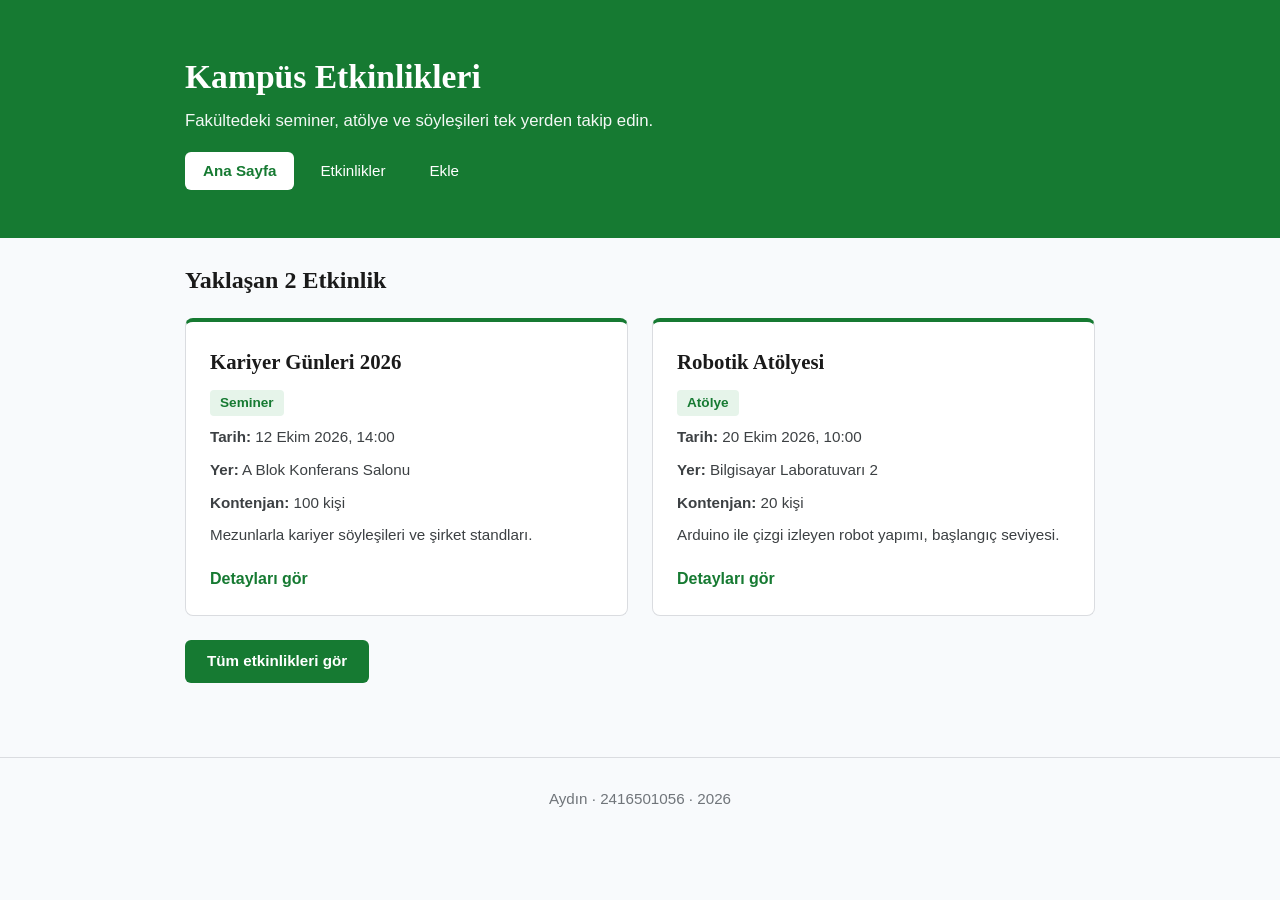
<file: index.html>
<!DOCTYPE html>
<html lang="tr">
<head>
  <meta charset="UTF-8">
  <meta name="viewport" content="width=device-width, initial-scale=1.0">
  <title>Kampüs Etkinlikleri - Ana Sayfa</title>
  <link rel="stylesheet" href="./css/2416501056.css">
  <script type="module" src="./js/event-list.js"></script>
</head>
<body>
  <header class="ust-bilgi">
    <div class="kapsayici">
      <h1>Kampüs Etkinlikleri</h1>
      <p>Fakültedeki seminer, atölye ve söyleşileri tek yerden takip edin.</p>
      <nav class="ana-menu">
        <a href="index.html" class="aktif">Ana Sayfa</a>
        <a href="etkinlikler.html">Etkinlikler</a>
        <a href="etkinlik-ekle.html">Ekle</a>
      </nav>
    </div>
  </header>

  <main class="kapsayici">
    <section>
      <h2>Yaklaşan 2 Etkinlik</h2>
      <section id="etkinlik-listesi" class="etkinlik-listesi" data-limit="2"></section>
      <div style="margin-top: 24px;">
        <a href="etkinlikler.html" class="btn">Tüm etkinlikleri gör</a>
      </div>
    </section>
  </main>

  <footer class="alt-bilgi">
    <p>Aydın · 2416501056 · 2026</p>
  </footer>
</body>
</html>
</file>
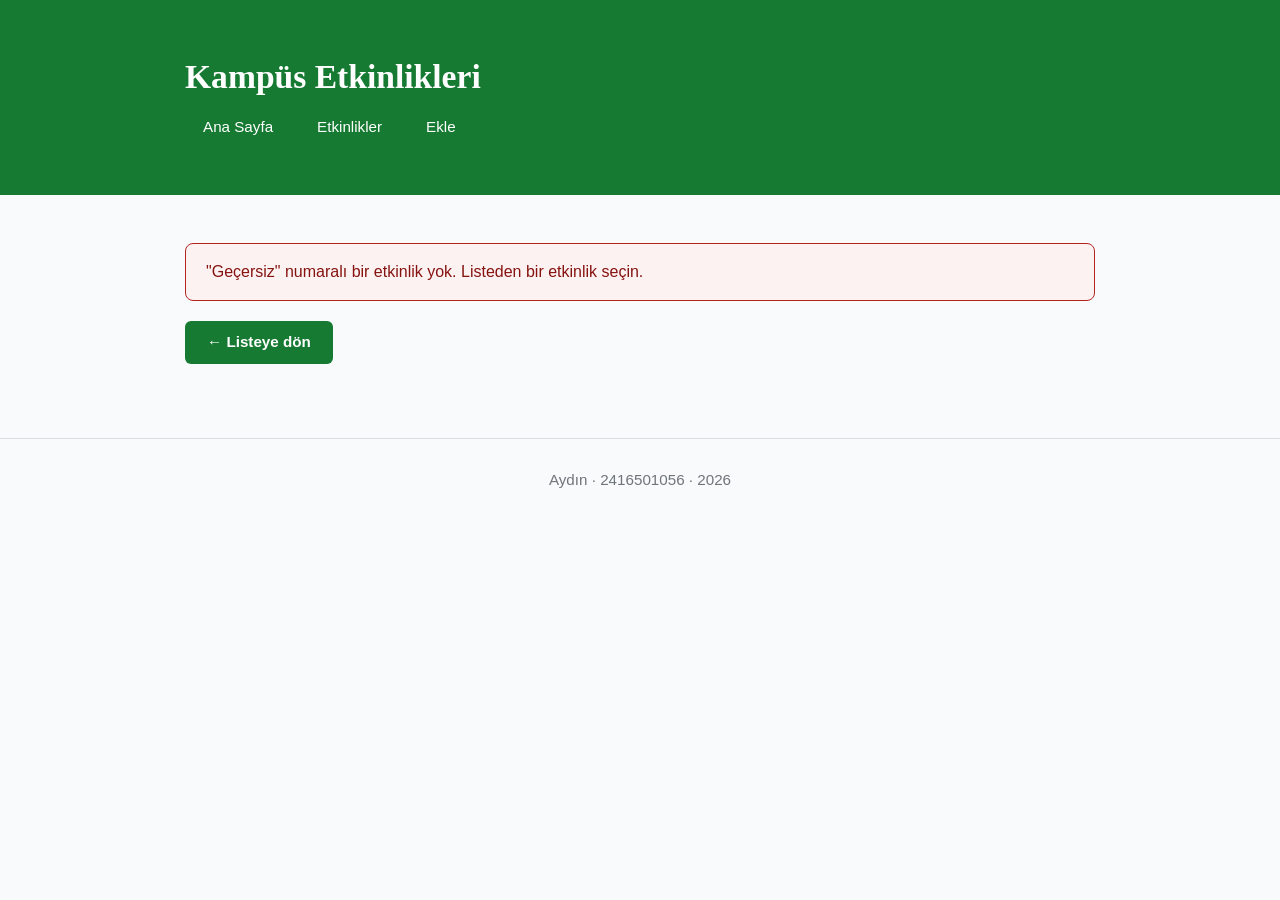
<file: etkinlik-detay.html>
<!DOCTYPE html>
<html lang="tr">
<head>
  <meta charset="UTF-8">
  <meta name="viewport" content="width=device-width, initial-scale=1.0">
  <title>Etkinlik Detayı</title>
  <link rel="stylesheet" href="./css/2416501056.css">
  <script type="module" src="./js/event-detail.js"></script>
</head>
<body>
  <header class="ust-bilgi">
    <div class="kapsayici">
      <h1>Kampüs Etkinlikleri</h1>
      <nav class="ana-menu">
        <a href="index.html">Ana Sayfa</a>
        <a href="etkinlikler.html">Etkinlikler</a>
        <a href="etkinlik-ekle.html">Ekle</a>
      </nav>
    </div>
  </header>

  <main class="kapsayici">
    <div id="detay"></div>
  </main>

  <footer class="alt-bilgi">
    <p>Aydın · 2416501056 · 2026</p>
  </footer>
</body>
</html>
</file>
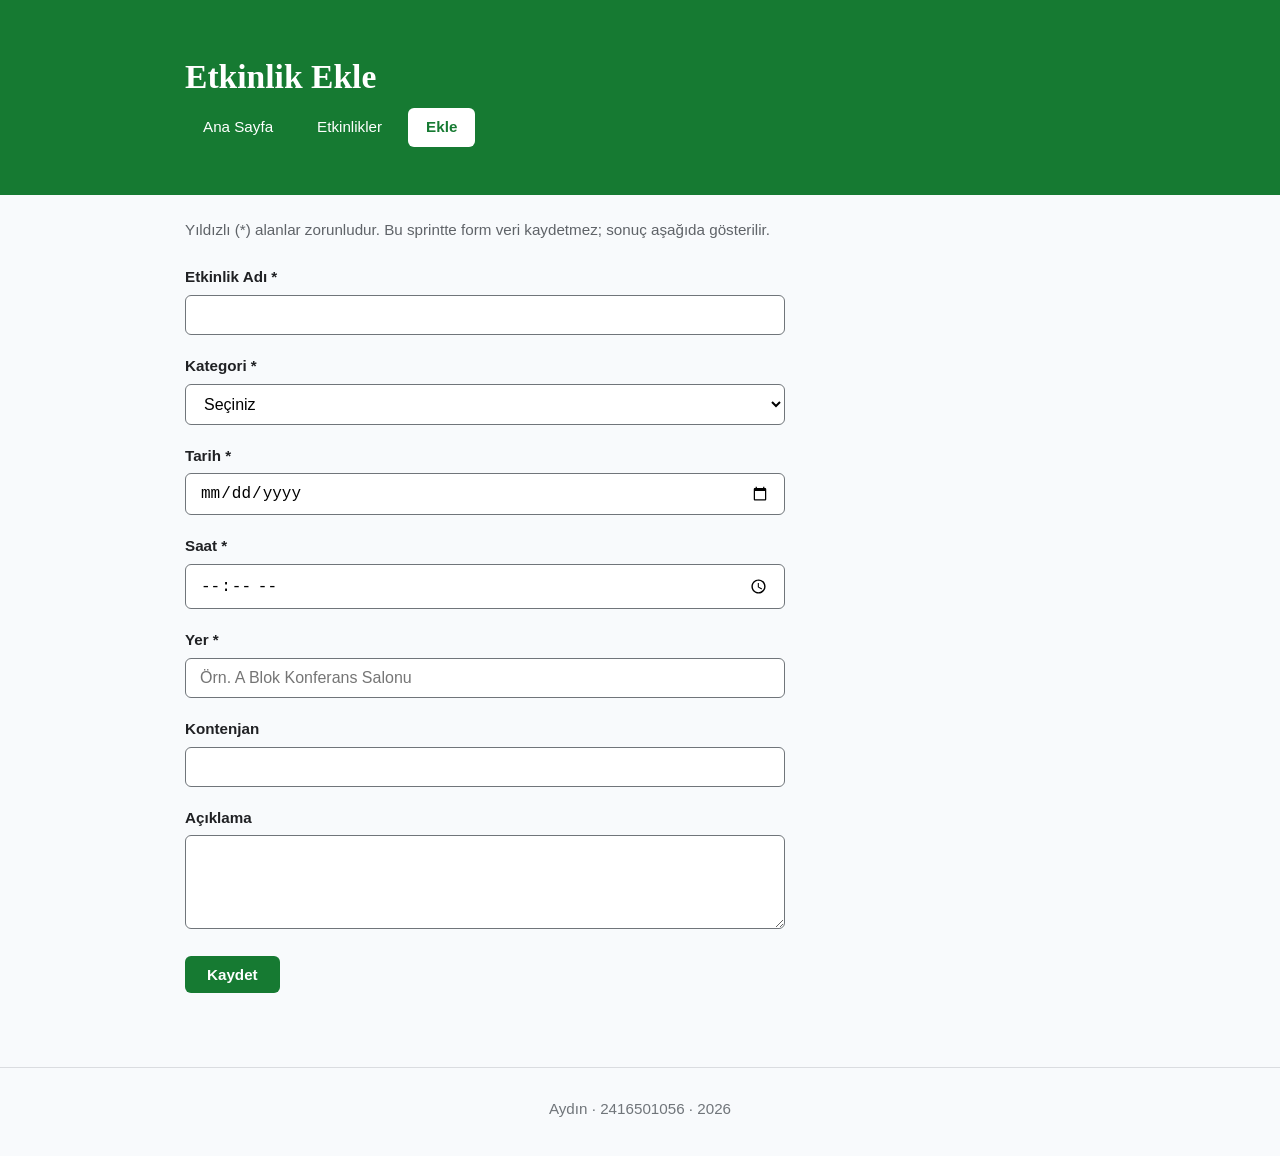
<file: etkinlik-ekle.html>
<!DOCTYPE html>
<html lang="tr">
<head>
  <meta charset="UTF-8">
  <meta name="viewport" content="width=device-width, initial-scale=1.0">
  <title>Etkinlik Ekle</title>
  <link rel="stylesheet" href="./css/2416501056.css">
  <script type="module" src="./js/event-form.js"></script>
</head>
<body>
  <header class="ust-bilgi">
    <div class="kapsayici">
      <h1>Etkinlik Ekle</h1>
      <nav class="ana-menu">
        <a href="index.html">Ana Sayfa</a>
        <a href="etkinlikler.html">Etkinlikler</a>
        <a href="etkinlik-ekle.html" class="aktif">Ekle</a>
      </nav>
    </div>
  </header>

  <main class="kapsayici">
    <p class="form-aciklama">Yıldızlı (*) alanlar zorunludur. Bu sprintte form veri kaydetmez; sonuç aşağıda gösterilir.</p>

    <!-- novalidate çok önemli, html5 uyarılarını kapatır, bizim javascripti çalıştırır -->
    <form id="etkinlik-formu" novalidate class="form-kapsayici">
      <div class="form-grup">
        <label for="ad">Etkinlik Adı *</label>
        <input type="text" id="ad" name="ad">
        <span id="ad-hata" class="hata-metin"></span>
      </div>

      <div class="form-grup">
        <label for="kategori">Kategori *</label>
        <select id="kategori" name="kategori">
          <option value="">Seçiniz</option>
          <option value="Seminer">Seminer</option>
          <option value="Atölye">Atölye</option>
          <option value="Söyleşi">Söyleşi</option>
        </select>
        <span id="kategori-hata" class="hata-metin"></span>
      </div>

      <div class="form-grup">
        <label for="tarih">Tarih *</label>
        <input type="date" id="tarih" name="tarih">
        <span id="tarih-hata" class="hata-metin"></span>
      </div>

      <div class="form-grup">
        <label for="saat">Saat *</label>
        <input type="time" id="saat" name="saat">
        <span id="saat-hata" class="hata-metin"></span>
      </div>

      <div class="form-grup">
        <label for="yer">Yer *</label>
        <input type="text" id="yer" name="yer" placeholder="Örn. A Blok Konferans Salonu">
        <span id="yer-hata" class="hata-metin"></span>
      </div>

      <div class="form-grup">
        <label for="kontenjan">Kontenjan</label>
        <input type="number" id="kontenjan" name="kontenjan" min="1" max="1000">
        <span id="kontenjan-hata" class="hata-metin"></span>
      </div>

      <div class="form-grup">
        <label for="aciklama">Açıklama</label>
        <textarea id="aciklama" name="aciklama" rows="4"></textarea>
      </div>

      <button type="submit" class="btn">Kaydet</button>
    </form>

    <div id="form-mesaj"></div>
  </main>

  <footer class="alt-bilgi">
    <p>Aydın · 2416501056 · 2026</p>
  </footer>
</body>
</html>
</file>
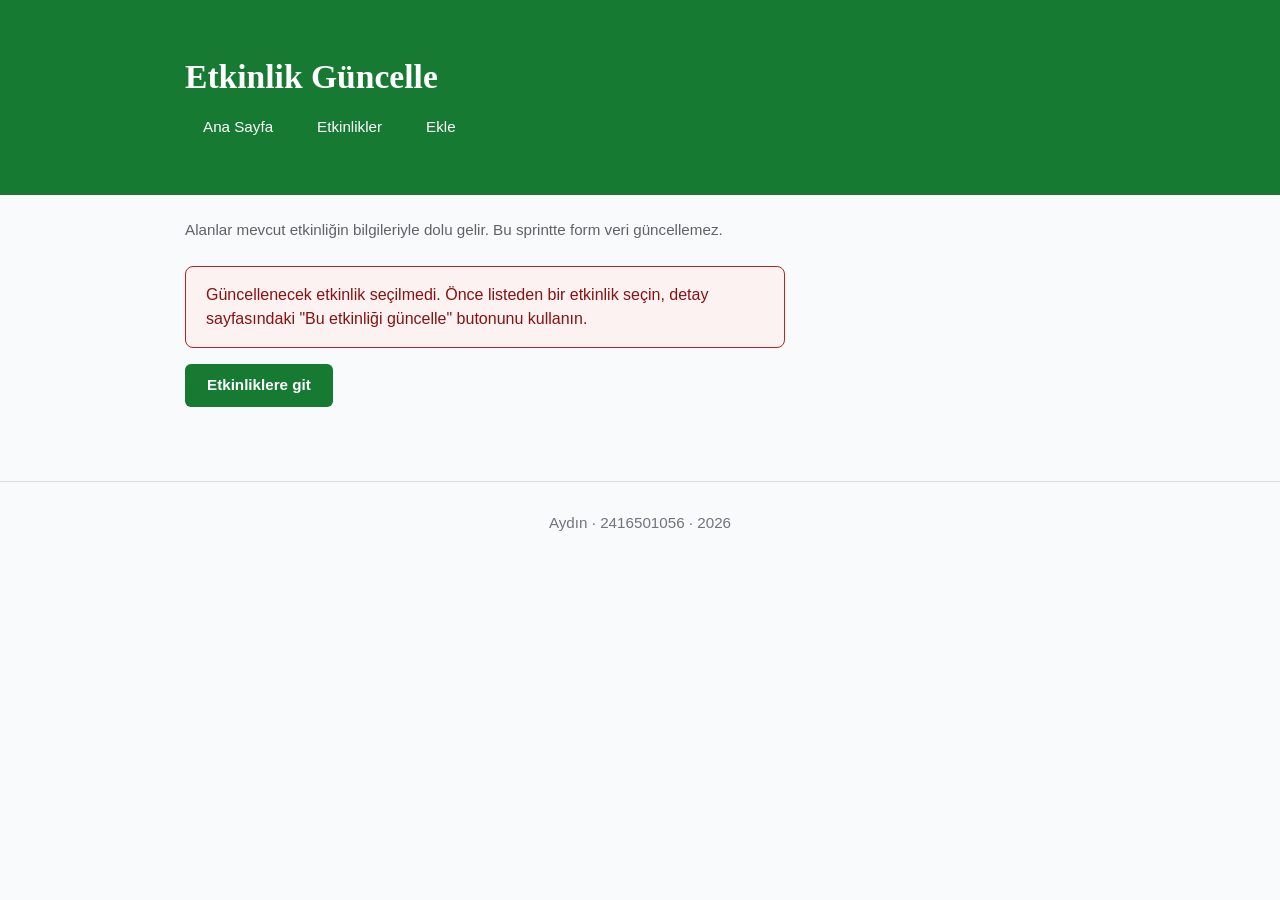
<file: etkinlik-guncelle.html>
<!DOCTYPE html>
<html lang="tr">
<head>
  <meta charset="UTF-8">
  <meta name="viewport" content="width=device-width, initial-scale=1.0">
  <title>Etkinlik Güncelle</title>
  <link rel="stylesheet" href="./css/2416501056.css">
  <script type="module" src="./js/event-form.js"></script>
</head>
<body>
  <header class="ust-bilgi">
    <div class="kapsayici">
      <h1>Etkinlik Güncelle</h1>
      <nav class="ana-menu">
        <a href="index.html">Ana Sayfa</a>
        <a href="etkinlikler.html">Etkinlikler</a>
        <a href="etkinlik-ekle.html">Ekle</a>
      </nav>
    </div>
  </header>

  <main class="kapsayici">
    <p class="form-aciklama">Alanlar mevcut etkinliğin bilgileriyle dolu gelir. Bu sprintte form veri güncellemez.</p>

    <!-- data-mode="guncelle" JS tarafında kontrol ediliyor -->
    <form id="etkinlik-formu" data-mode="guncelle" novalidate class="form-kapsayici">
      <div class="form-grup">
        <label for="ad">Etkinlik Adı *</label>
        <input type="text" id="ad" name="ad">
        <span id="ad-hata" class="hata-metin"></span>
      </div>

      <div class="form-grup">
        <label for="kategori">Kategori *</label>
        <select id="kategori" name="kategori">
          <option value="">Seçiniz</option>
          <option value="Seminer">Seminer</option>
          <option value="Atölye">Atölye</option>
          <option value="Söyleşi">Söyleşi</option>
        </select>
        <span id="kategori-hata" class="hata-metin"></span>
      </div>

      <div class="form-grup">
        <label for="tarih">Tarih *</label>
        <input type="date" id="tarih" name="tarih">
        <span id="tarih-hata" class="hata-metin"></span>
      </div>

      <div class="form-grup">
        <label for="saat">Saat *</label>
        <input type="time" id="saat" name="saat">
        <span id="saat-hata" class="hata-metin"></span>
      </div>

      <div class="form-grup">
        <label for="yer">Yer *</label>
        <input type="text" id="yer" name="yer">
        <span id="yer-hata" class="hata-metin"></span>
      </div>

      <div class="form-grup">
        <label for="kontenjan">Kontenjan</label>
        <input type="number" id="kontenjan" name="kontenjan" min="1" max="1000">
        <span id="kontenjan-hata" class="hata-metin"></span>
      </div>

      <div class="form-grup">
        <label for="aciklama">Açıklama</label>
        <textarea id="aciklama" name="aciklama" rows="4"></textarea>
      </div>

      <button type="submit" class="btn">Kaydet</button>
    </form>

    <div id="form-mesaj"></div>
  </main>

  <footer class="alt-bilgi">
    <p>Aydın · 2416501056 · 2026</p>
  </footer>
</body>
</html>
</file>
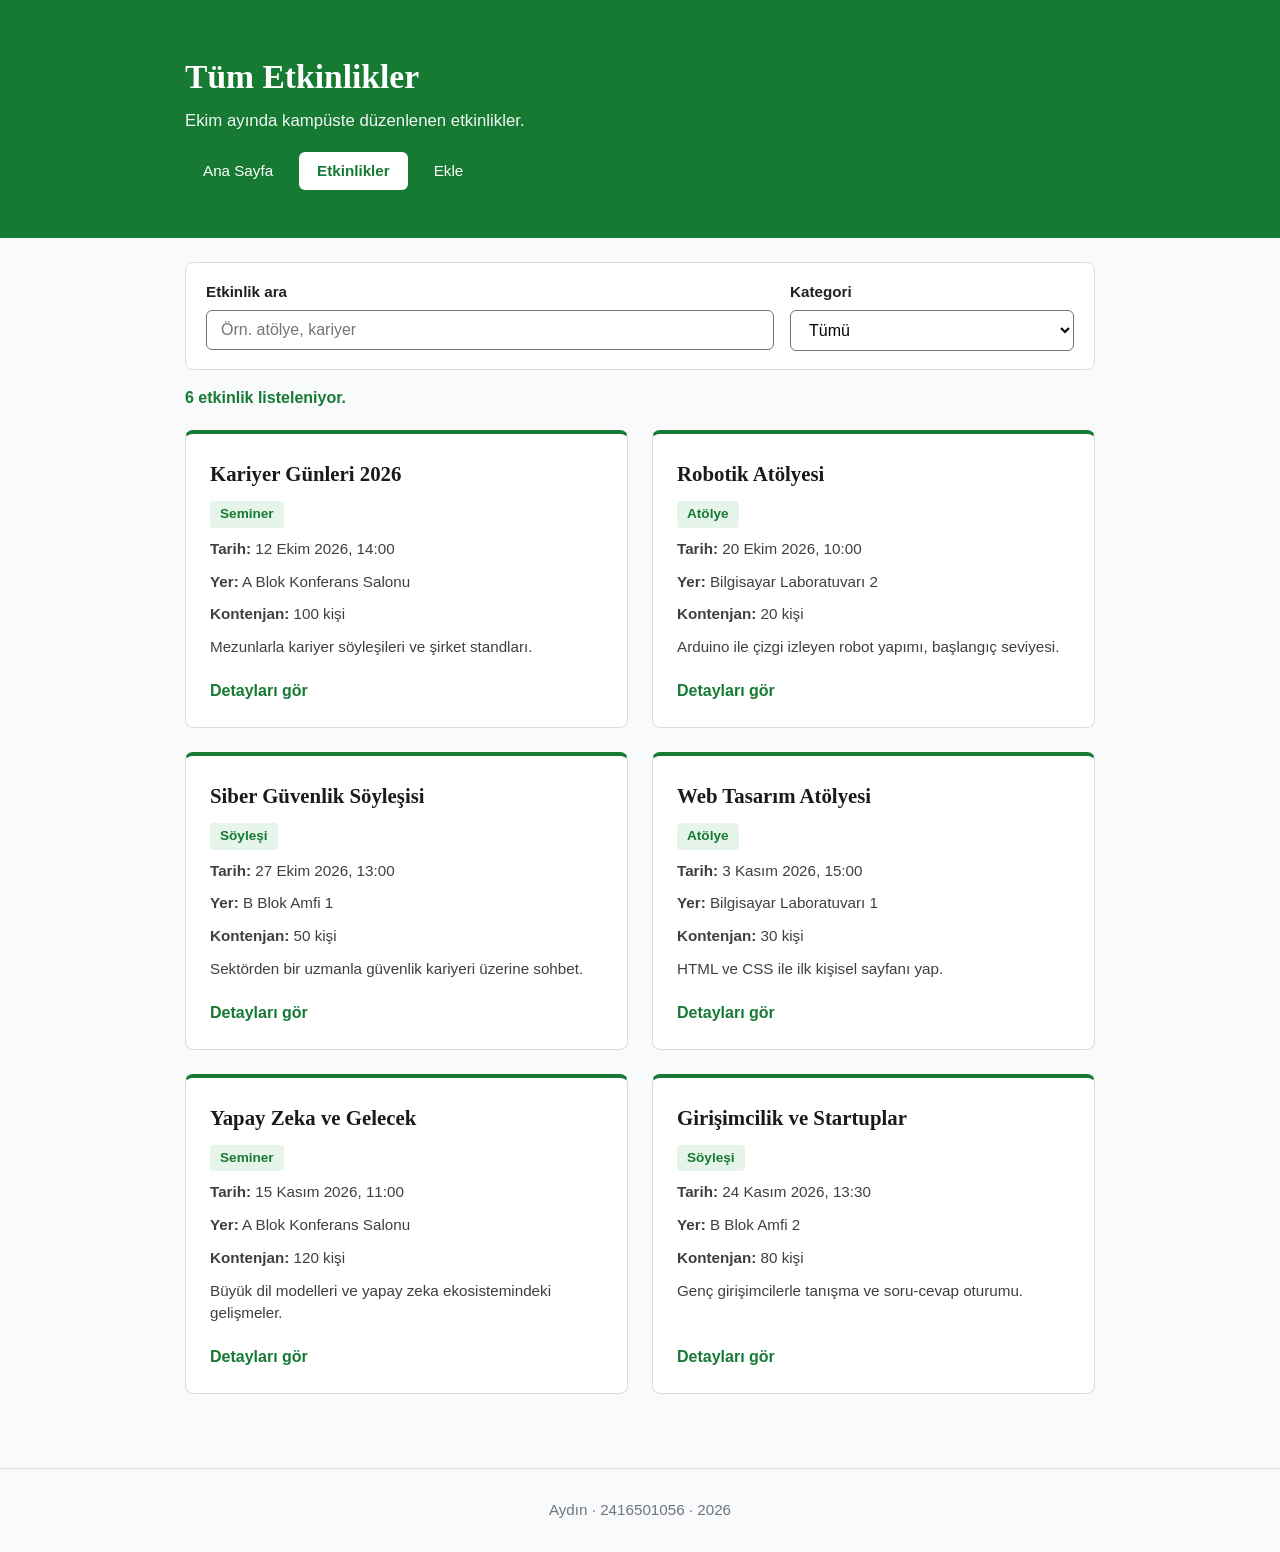
<file: etkinlikler.html>
<!DOCTYPE html>
<html lang="tr">
<head>
  <meta charset="UTF-8">
  <meta name="viewport" content="width=device-width, initial-scale=1.0">
  <title>Tüm Etkinlikler</title>
  <link rel="stylesheet" href="css/2416501056.css">
  <script type="module" src="js/event-list.js"></script>
</head>
<body>
  <header class="ust-bilgi">
    <div class="kapsayici">
      <h1>Tüm Etkinlikler</h1>
      <p>Ekim ayında kampüste düzenlenen etkinlikler.</p>
      <nav class="ana-menu">
        <a href="index.html">Ana Sayfa</a>
        <a href="etkinlikler.html" class="aktif">Etkinlikler</a>
        <a href="etkinlik-ekle.html">Ekle</a>
      </nav>
    </div>
  </header>

  <main class="kapsayici">
    <form id="filtre-formu" class="filtre-kutusu">
      <div class="filtre-alan">
        <label for="arama">Etkinlik ara</label>
        <input type="search" id="arama" placeholder="Örn. atölye, kariyer">
      </div>
      <div class="filtre-alan">
        <label for="kategori-filtre">Kategori</label>
        <select id="kategori-filtre">
          <option value="">Tümü</option>
        </select>
      </div>
    </form>

    <p id="sonuc" class="sonuc-bilgi"></p>

    <section id="etkinlik-listesi" class="etkinlik-listesi"></section>
  </main>

  <footer class="alt-bilgi">
    <p>Aydın · 2416501056 · 2026</p>
  </footer>
</body>
</html>
</file>
<file: css/2416501056.css>
:root {
  --ana-yesil: #167a32;
  --koyu-yesil: #0e5622;
  --acik-yesil: #e6f4ea;
  --hata-kirmizi: #b3261e;
  --hata-arkaplan: #fdf2f2;
  --kenarlik: #dadce0;
  --metin-koyu: #202124;
}

* {
  box-sizing: border-box;
  margin: 0;
  padding: 0;
}

body {
  background-color: #f8fafc;
  color: var(--metin-koyu);
  font-family: -apple-system, BlinkMacSystemFont, "Segoe UI", Roboto, Helvetica, Arial, sans-serif;
  line-height: 1.5;
}

/* Slayttaki Serif Başlıklar */
h1, h2, h3 {
  font-family: Georgia, Cambria, "Times New Roman", Times, serif;
  font-weight: 700;
  color: #1a1a1a;
}

.kapsayici {
  max-width: 950px;
  margin: 0 auto;
  padding: 24px 20px;
}

/* Üst Başlık ve Menü */
.ust-bilgi {
  background-color: var(--ana-yesil);
  color: white;
  padding: 28px 0 24px 0;
}

.ust-bilgi h1 {
  color: white;
  font-size: 2.1rem;
  margin-bottom: 6px;
}

.ust-bilgi p {
  color: rgba(255, 255, 255, 0.95);
  font-size: 1.05rem;
  margin-bottom: 18px;
}

.ana-menu {
  display: flex;
  gap: 8px;
}

.ana-menu a {
  color: white;
  text-decoration: none;
  padding: 8px 18px;
  border-radius: 6px;
  font-weight: 500;
  font-size: 0.95rem;
}

.ana-menu a.aktif {
  background: white;
  color: var(--ana-yesil);
  font-weight: 700;
}

main h2 {
  font-size: 1.5rem;
  margin-bottom: 20px;
}

/* Kart Izgarası */
.etkinlik-listesi {
  display: grid;
  grid-template-columns: 1fr;
  gap: 24px;
}

@media (min-width: 768px) {
  .etkinlik-listesi {
    grid-template-columns: 1fr 1fr;
  }
}

.kart {
  background: white;
  border: 1px solid var(--kenarlik);
  border-top: 4px solid var(--ana-yesil);
  border-radius: 8px;
  padding: 24px;
  display: flex;
  flex-direction: column;
  gap: 10px;
}

.kart h2 {
  font-size: 1.3rem;
  margin-bottom: 2px;
}

.etiket {
  background: var(--acik-yesil);
  color: var(--ana-yesil);
  padding: 3px 10px;
  border-radius: 4px;
  font-size: 0.85rem;
  font-weight: 600;
  align-self: flex-start;
}

.kart p {
  font-size: 0.95rem;
  color: #3c4043;
}

/* Slayttaki "Detayları gör" linki (Buton değil, link) */
.kart a {
  color: var(--ana-yesil);
  font-weight: 700;
  text-decoration: none;
  margin-top: auto;
  padding-top: 10px;
  display: inline-block;
}

.kart a:hover {
  text-decoration: underline;
}

/* Genel Buton (Tümünü gör, Kaydet vs.) */
.btn {
  background-color: var(--ana-yesil);
  color: white;
  padding: 10px 22px;
  border-radius: 6px;
  text-decoration: none;
  font-weight: 600;
  font-size: 0.95rem;
  border: none;
  cursor: pointer;
  display: inline-block;
}

.btn:hover {
  background-color: var(--koyu-yesil);
}

/* Filtre Formu (Arama ve Kategori) */
.filtre-kutusu {
  background: white;
  border: 1px solid var(--kenarlik);
  border-radius: 8px;
  padding: 18px 20px;
  margin-bottom: 16px;
  display: grid;
  grid-template-columns: 1fr;
  gap: 16px;
}

@media (min-width: 768px) {
  .filtre-kutusu {
    grid-template-columns: 2fr 1fr;
  }
}

.filtre-alan label, .form-grup label {
  display: block;
  font-weight: 600;
  font-size: 0.95rem;
  margin-bottom: 6px;
  color: var(--metin-koyu);
}

.filtre-alan input, .filtre-alan select,
.form-grup input, .form-grup select, .form-grup textarea {
  width: 100%;
  padding: 10px 14px;
  border: 1px solid #70757a;
  border-radius: 6px;
  font-size: 1rem;
  outline: none;
  background-color: white;
}

.filtre-alan input:focus, .filtre-alan select:focus,
.form-grup input:focus, .form-grup select:focus, .form-grup textarea:focus {
  border-color: var(--ana-yesil);
}

.sonuc-bilgi {
  color: var(--ana-yesil);
  font-weight: 700;
  font-size: 1rem;
  margin: 14px 0 20px 0;
}

/* Hata Durumları */
[aria-invalid="true"] {
  border-color: var(--hata-kirmizi) !important;
  background-color: var(--hata-arkaplan) !important;
}

.hata-metin {
  color: var(--hata-kirmizi);
  font-size: 0.85rem;
  margin-top: 5px;
  display: block;
  font-weight: 500;
}

/* Form Altı Mesaj Kutuları */
.hata-kutusu {
  border: 1.5px solid var(--hata-kirmizi);
  background-color: var(--hata-arkaplan);
  color: #851310;
  padding: 16px 20px;
  border-radius: 8px;
  margin-top: 24px;
  font-weight: 500;
  max-width: 600px;
}

.basari-kutusu {
  border: 2px solid var(--ana-yesil); /* Slayttaki Yeşil Çerçeve */
  background-color: transparent;
  padding: 20px;
  border-radius: 8px;
  margin-top: 24px;
  max-width: 600px;
}

.basari-kutusu-baslik {
  color: var(--ana-yesil);
  font-weight: 500;
  font-size: 1.05rem;
  margin-bottom: 12px;
}

.basari-kutusu pre {
  font-family: Consolas, Monaco, "Courier New", monospace;
  font-size: 0.95rem;
  line-height: 1.6;
  color: var(--metin-koyu);
  white-space: pre-wrap;
  margin: 0;
}

/* Detay Sayfası Tasarımı */
.detay-layout {
  display: grid;
  grid-template-columns: 1fr;
  gap: 30px;
}

@media (min-width: 768px) {
  .detay-layout {
    grid-template-columns: 3fr 2fr;
  }
}

.afis-kutu {
  background-color: #121c2d;
  color: #fff;
  border: 2px solid #e28743;
  padding: 55px 20px;
  text-align: center;
  border-radius: 4px;
}

.afis-kutu h2 {
  color: white;
  font-size: 1.7rem;
  margin-bottom: 12px;
}

.afis-kutu p {
  color: #e28743;
  font-size: 1rem;
}

.afis-alti {
  display: block;
  font-style: italic;
  margin: 6px 0 20px 0;
  color: #5f6368;
}

.aciklama-bolumu {
  margin-bottom: 24px;
}

.detay-butonlar {
  display: flex;
  gap: 12px;
}

.kunye-kutusu {
  background: white;
  border: 1px solid var(--kenarlik);
  border-radius: 8px;
  padding: 24px;
}

.kunye {
  display: grid;
  grid-template-columns: auto 1fr;
  gap: 12px 24px;
}

.kunye dt {
  font-weight: 700;
  color: var(--metin-koyu);
}

.kunye dd {
  color: #3c4043;
}

/* Form Sayfası (Ekle/Güncelle) */
.form-aciklama {
  color: #5f6368;
  font-size: 0.95rem;
  margin-bottom: 24px;
}

.form-kapsayici {
  max-width: 600px;
}

.form-grup {
  margin-bottom: 20px;
}

/* Alt Bilgi */
.alt-bilgi {
  text-align: center;
  padding: 30px;
  color: #70757a;
  border-top: 1px solid var(--kenarlik);
  margin-top: 50px;
  font-size: 0.95rem;
}
</file>
